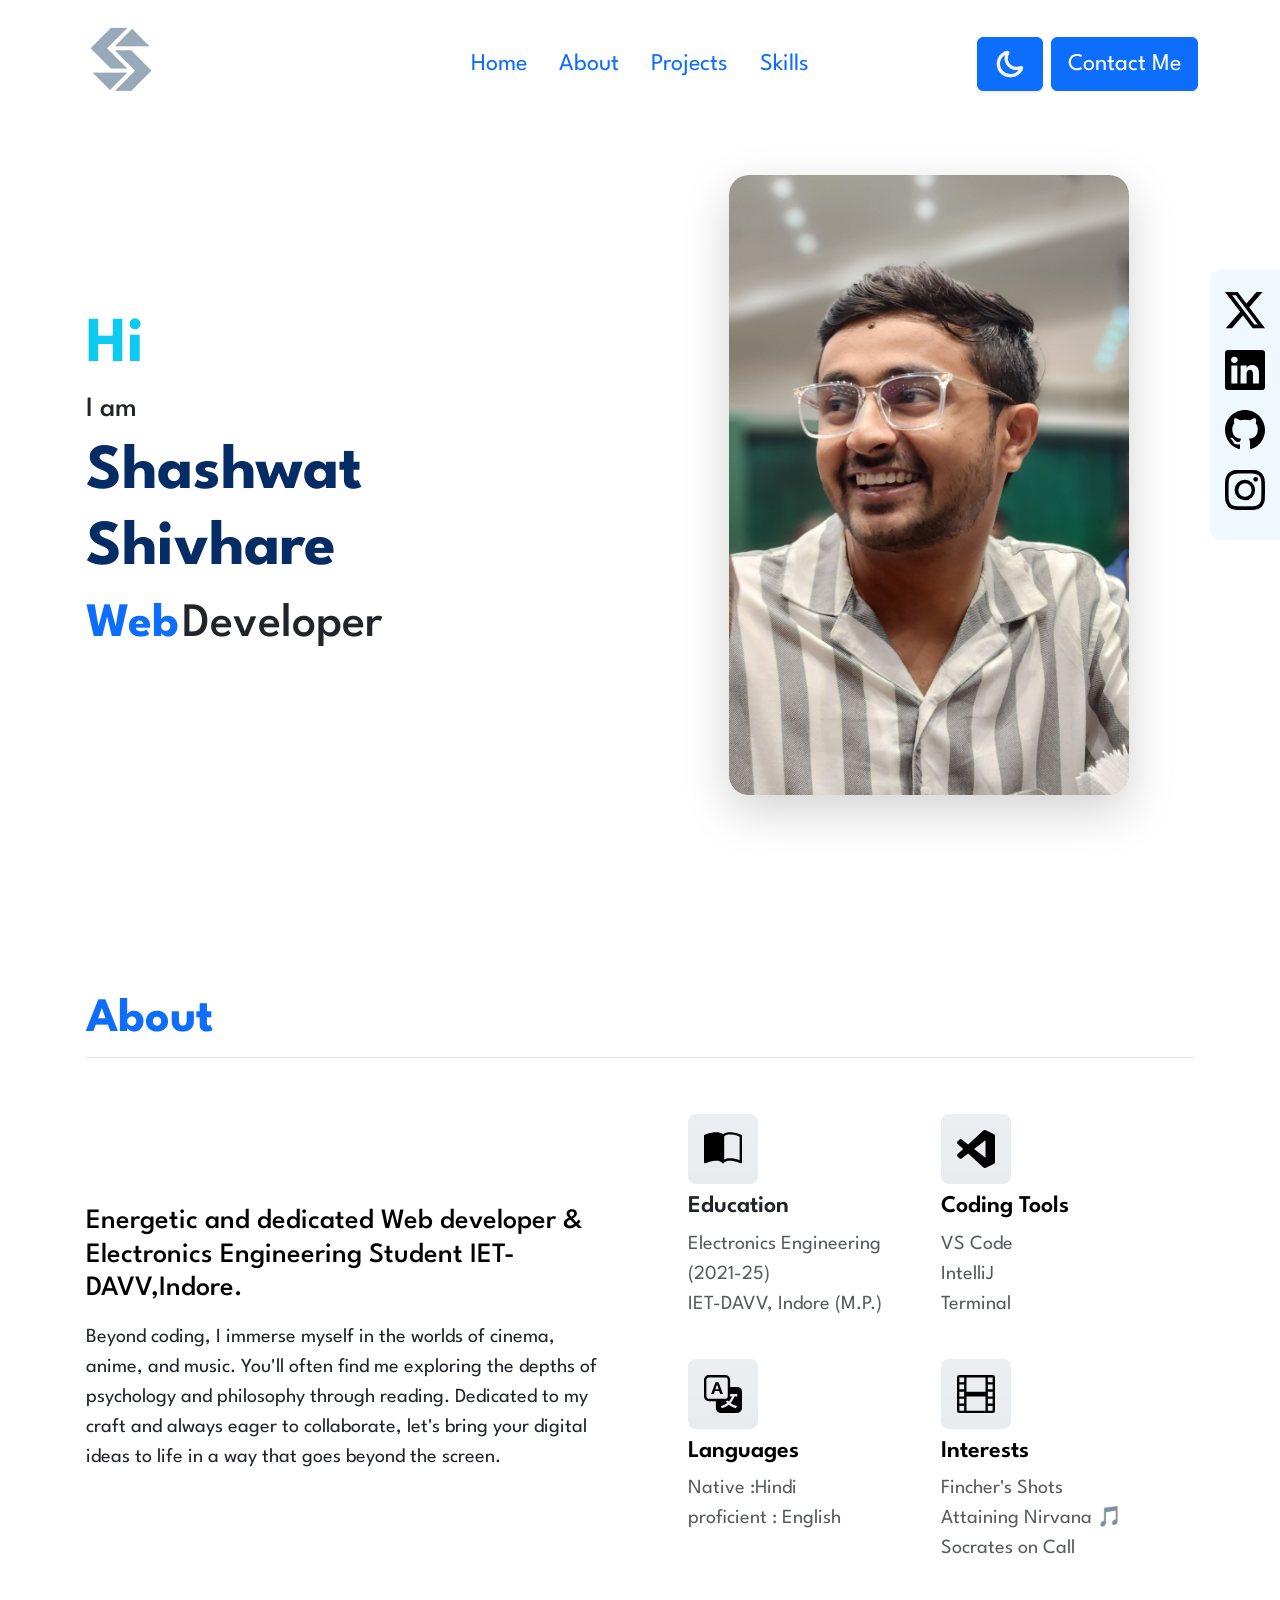
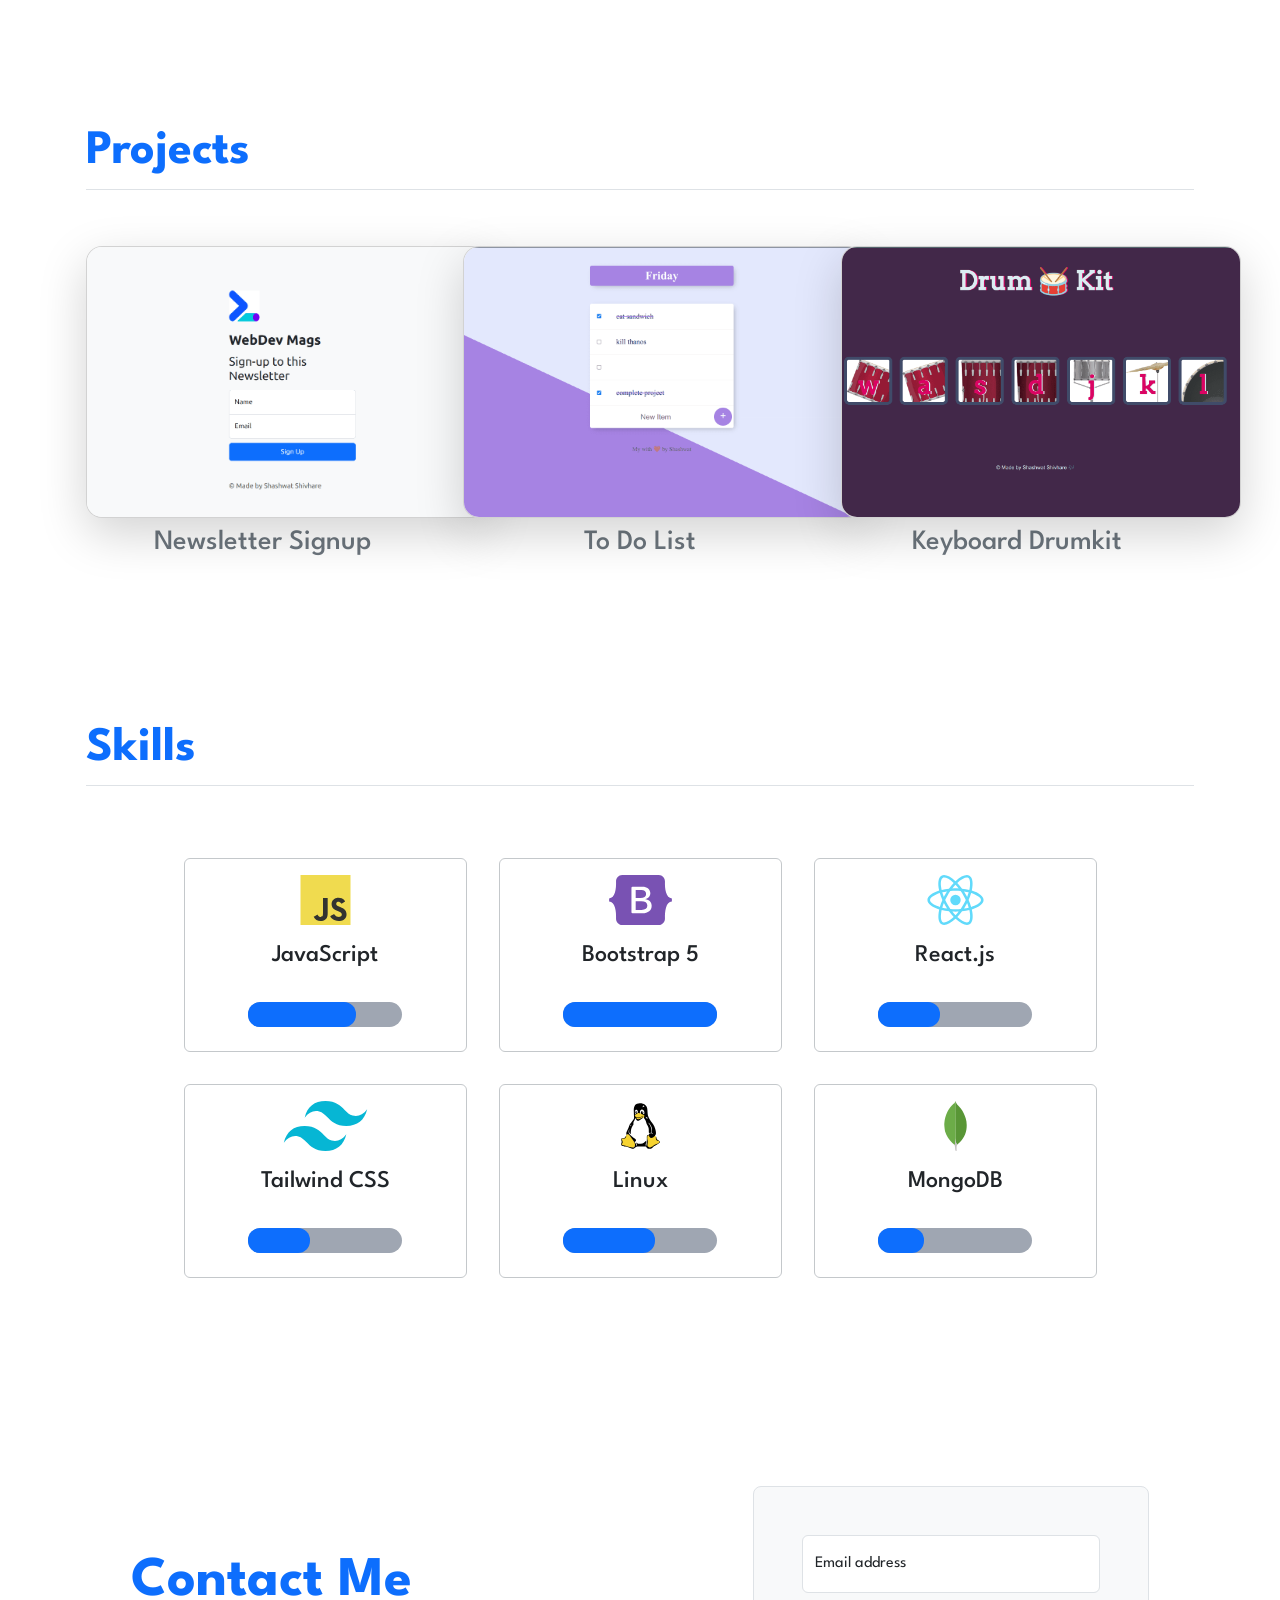
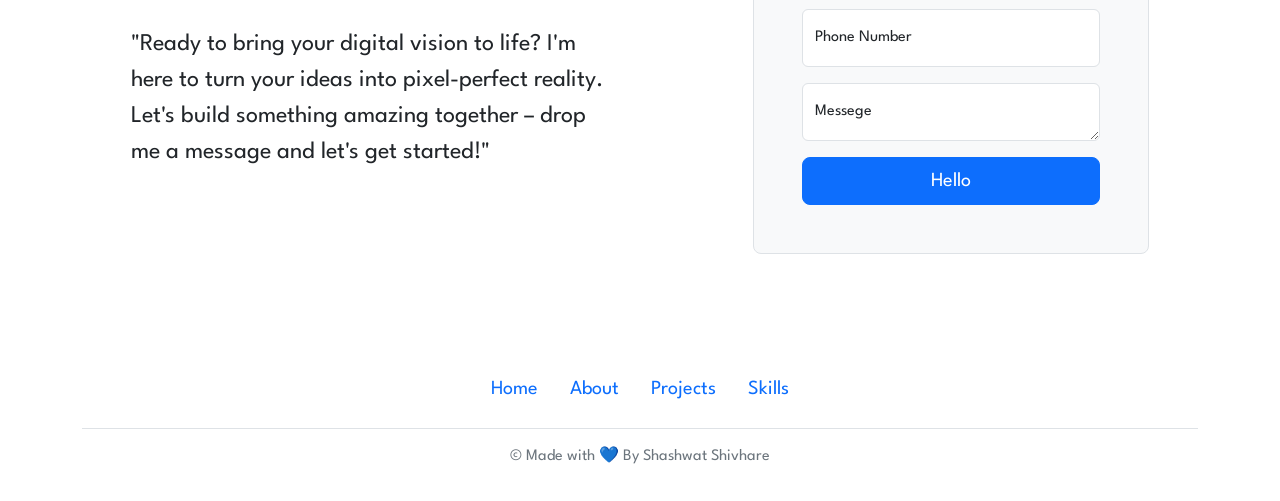
<file: index.html>
<!DOCTYPE html><html lang="en"><head><style></style><meta charset="UTF-8"><meta name="viewport" content="width=device-width,initial-scale=1"><title>Shashwat Shivhare</title><link rel="preconnect" href="https://fonts.googleapis.com"><link rel="preconnect" href="https://fonts.gstatic.com" crossorigin><link href="https://fonts.googleapis.com/css2?family=League+Spartan:wght@400;500&family=Roboto:wght@400;600&display=swap" rel="stylesheet"><link rel="icon" type="x-icon" href="./images/logo.png"><link rel="stylesheet" href="./bootstrap/css/bootstrap.min.css"><link rel="stylesheet" href="style.css"></head><body id="body-color" data-bs-theme="light"><div id="top"><!-- Header --><div class="container"><header class="d-flex flex-wrap align-items-center justify-content-center justify-content-md-between py-4"><div class="col-md-3 mb-2 mb-md-0"><a href="/" class="d-inline-flex logo link-body-emphasis text-decoration-none"><img src="./images/logo.png" alt="logo"></a></div><ul class="nav col-12 col-md-auto justify-content-center mb-md-0"><li class="nav-item"><a href="/" class="nav-link px-3 fs-4 btn scroll-button" data-target=".target-section1">Home</a></li><li><a href="#" class="nav-link btn px-3 fs-4 scroll-button" data-target=".target-section1">About</a></li><li><a href="#" class="nav-link px-3 fs-4 scroll-button" data-target=".target-section2">Projects</a></li><li><a href="#" class="nav-link px-3 fs-4 scroll-button" data-target=".target-section3">Skills</a></li></ul><div class="col-md-3 text-end"><button class="btn btn-primary shadow-sm mx-1" id="colorMode"><img src="./images/dark-theme.png" height="40px" width="40px"></button> <button type="button" class="btn btn-primary fs-4 px-3 py-2 scroll-button" data-target=".target-section4">Contact Me</button></div></header></div><!-- FrontPage --><div id="frontPage" class="container fs-5 px-3"><div class="row flex-lg-row-reverse align-items-center g-5 py-5"><div class="col-10 col-sm-8 col-lg-6"><img src="./images/head.jpg" class="d-block mx-lg-auto profile shadow-lg" width="400px" height=""></div><div class="col-lg-6"><h1><a class="typewrite text-info" data-period="2000" data-type="[ &#34;Hi&#34;,&#34;नमस्ते&#34;, &#34;Hola&#34;,&#34;నమస్కరం&#34; ]"><span class="wrap"></span></a></h1><h3>I am</h3><h1 class="fw-bold text-primary-emphasis">Shashwat Shivhare</h1><h2><a class="typewrite" data-period="2000" data-type="[ &#34;Web&#34;,&#34;Full-Stack&#34;,&#34;MERN&#34; ]"><span class="wrap"></span> </a><span>Developer</span></h2></div></div></div></div><!-- About --><div id="about"><div class="container fs-5 px-3 py-5 target-section target-section1"><h2 class="pb-2 fw-bold border-bottom text-primary">About</h2><div class="row row-cols-1 row-cols-md-2 align-items-md-center g-5 py-5"><div class="col d-flex flex-column align-items-start gap-2"><h3 class="fw-medium text-body-emphasis">Energetic and dedicated Web developer & Electronics Engineering Student IET-DAVV,Indore.</h3><p class="text-dark">Beyond coding, I immerse myself in the worlds of cinema, anime, and music. You'll often find me exploring the depths of psychology and philosophy through reading. Dedicated to my craft and always eager to collaborate, let's bring your digital ideas to life in a way that goes beyond the screen.</p></div><div class="col px-5"><div class="row row-cols-2 row-cols-sm-2 g-4"><div class="col d-flex flex-column gap-2"><img class="bg-body-secondary bg-gradient fs-1 p-3 rounded-3" src="./images/book.svg" height="70px" width="70px" alt=""><h4 class="fw-semibold mb-0 text-dark">Education</h4><p class="text-body-secondary">Electronics Engineering (2021-25)<br>IET-DAVV, Indore (M.P.)</p></div><div class="col d-flex flex-column gap-2"><img class="bg-body-secondary bg-gradient fs-1 p-3 rounded-3" src="./images/vscode.svg" height="70px" width="70px" alt=""><h4 class="fw-semibold mb-0 text-body-emphasis">Coding Tools</h4><p class="text-body-secondary">VS Code<br>IntelliJ<br>Terminal<br></p></div><div class="col d-flex flex-column gap-2"><img class="bg-body-secondary bg-gradient fs-1 p-3 rounded-3" src="./images/language.svg" height="70px" width="70px" alt=""><h4 class="fw-semibold mb-0 text-body-emphasis">Languages</h4><p class="text-body-secondary">Native :Hindi<br>proficient : English<br></p></div><div class="col d-flex flex-column gap-2"><img class="bg-body-secondary bg-gradient fs-1 p-3 rounded-3" src="./images/film.svg" height="70px" width="70px" alt=""><h4 class="fw-semibold mb-0 text-body-emphasis">Interests</h4><p class="text-body-secondary">Fincher's Shots<br>Attaining Nirvana 🎵<br>Socrates on Call<br></p></div></div></div></div></div></div><!-- project --><div id="projects"><div class="container-xl fs-5 px-3 py-5 target-section target-section2"><h2 class="pb-2 fw-bold text-primary border-bottom">Projects</h2><div class="row row-cols-1 row-cols-lg-3 align-items-stretch py-5"><div class="col flipper"><div class="card card-cover overflow-hidden rounded-4 shadow-lg front m-auto"><div><img src="./images/project1.png" class="card-img" width="60%" alt=""></div></div><div class="back d-flex"><div class="justify-content-center align-items-lg-center"><a href="/" class="btn btn-secondary fs-4 mx-4">Visit Website</a></div></div><h3 class="py-2 px-3 text-secondary text-center">Newsletter Signup</h3></div><div class="col flipper"><div class="card card-cover overflow-hidden rounded-4 shadow-lg front m-auto"><img src="./images/project2.png" class="card-img" alt=""></div><div class="back"><a href="/" class="btn btn-secondary fs-4 mx-4">Visit Website</a></div><h3 class="py-2 px-3 text-secondary text-center">To Do List</h3></div><div class="col flipper"><div class="card card-cover overflow-hidden rounded-4 shadow-lg front m-auto"><img src="./images/project3.png" class="card-img" alt=""></div><div class="back"><a href="/" class="btn btn-secondary fs-4 mx-4">Visit Website</a></div><h3 class="py-2 px-3 text-secondary text-center">Keyboard Drumkit</h3></div></div></div></div><!-- Skills --><div id="skills" class="container fs-5 px-3 py-5 target-section target-section3"><h2 class="pb-2 fw-bold text-primary border-bottom">Skills</h2><div class="row py-5 row-cols-3 justify-content-center row-cols-md-4"><div class="d-flex border border-secondary-subtle rounded-2 flex-column mx-3 my-3"><img class="my-3" src="./images/javascript.svg" height="50px" alt=""><h4 class="text-center">JavaScript</h4><progress class="my-4" style="padding:0" max="100" value="70"></progress></div><div class="d-flex border border-secondary-subtle rounded-2 flex-column mx-3 my-3"><img class="my-3" src="./images/bootstrap.svg" height="50px" alt=""><h4 class="text-center">Bootstrap 5</h4><progress class="my-4" style="padding:0" max="100" value="100"></progress></div><div class="d-flex border border-secondary-subtle rounded-2 flex-column mx-3 my-3"><img class="my-3" src="./images/react.svg" height="50px" alt=""><h4 class="text-center">React.js</h4><progress class="my-4" style="padding:0" max="100" value="40"></progress></div><div class="d-flex border border-secondary-subtle rounded-2 flex-column mx-3 my-3"><img class="my-3" src="./images/tailwind.svg" height="50px" alt=""><h4 class="text-center">Tailwind CSS</h4><progress class="my-4" style="padding:0" max="100" value="40"></progress></div><div class="d-flex border border-secondary-subtle rounded-2 flex-column mx-3 my-3"><img class="my-3" src="./images/linux.svg" height="50px" alt=""><h4 class="text-center">Linux</h4><progress class="my-4" style="padding:0" max="100" value="60"></progress></div><div class="d-flex border border-secondary-subtle rounded-2 flex-column mx-3 my-3"><img class="my-3" src="./images/mongodb.svg" height="50px" alt=""><h4 class="text-center">MongoDB</h4><progress class="my-4" style="padding:0" max="100" value="30"></progress></div></div></div><!-- contact-me --><div class="container col-xl-10 col-xxl-8 px-4 py-5"><div class="row align-items-center g-lg-5 py-5"><div class="col-lg-7 text-center text-lg-start"><h2 class="display-4 fw-bold lh-1 text-primary mb-3 target-section target-section4">Contact Me</h2><p class="col-lg-10 fs-4">"Ready to bring your digital vision to life? I'm here to turn your ideas into pixel-perfect reality. Let's build something amazing together – drop me a message and let's get started!"</p></div><div class="col-md-10 mx-auto col-lg-5"><form class="p-4 p-md-5 border rounded-3 bg-body-tertiary"><div class="form-floating mb-3"><input type="email" class="form-control" id="floatingInput" placeholder="name@example.com"> <label for="floatingInput">Email address</label></div><div class="form-floating mb-3"><input type="tel" class="form-control" id="phoneNumber" placeholder="" maxlength="10"> <label for="form-floating">Phone Number</label></div><div class="form-floating mb-3"><textarea class="form-control" id="" rows="10" placeholder=""></textarea> <label class="form-label" for="form-floating">Messege</label></div><button class="w-100 btn btn-lg btn-primary" type="submit">Hello</button></form></div></div></div><!-- Footer --><div id="footer"><div class="container"><footer class="py-3"><ul class="nav justify-content-center border-bottom pb-3 mb-3"><li class="nav-item"><a href="#" class="nav-link fs-5 px-3">Home</a></li><li class="nav-item"><button class="nav-link fs-5 px-3 scroll-button" data-target=".target-section1">About</button></li><li class="nav-item"><button href="#" class="nav-link fs-5 px-3 scroll-button" data-target=".target-section2">Projects</button></li><li class="nav-item"><button href="#" class="nav-link fs-5 px-3 scroll-button" data-target=".target-section3">Skills</button></li></ul><p class="text-center text-secondary">© Made with &#128153; By Shashwat Shivhare</p></footer></div></div><!-- Social  --><div id="fixed-social"><div><a href="https://twitter.com/shashwatshiv" target="_blank" class="fixed-twitter"><img src="./images/twitter-x.svg" height="80%" width="80%" alt="twitter "></a></div><div><a href="https://www.linkedin.com/in/shashwatshiv" class="fixed-linkedin" target="_blank"><img src="./images/linkedin.svg" alt="linkedin" height="80%" width="80%"></a></div><div><a href="https://github.com/shashwatshiv" target="_blank" class="fixed-github"><img src="./images/github.svg" alt="github" height="80%" width="80%"></a></div><div><a href="https://instagram.com/shashwatshiv" target="_blank" class="fixed-instagrem"><img src="./images/instagram.svg" alt="instagram" height="80%" width="80%"></a></div></div><script src="./app.js"></script></body></html>
</file>
<file: style.css>
*{font-family:"League Spartan",sans-serif;margin:0;text-decoration:none}a.typewrite{text-decoration:none;font-weight:700}h1{font-size:4rem}h2{font-size:3rem}img.profile{border-radius:20px}#fixed-social{background-color:#f0f8ff;position:fixed;bottom:40%;right:-10px;padding:10px;border-radius:10px 0 0 10px}#fixed-social a{display:block;height:50px;position:relative;text-align:center;line-height:40px;transition:transform .2s;width:50px;margin:10px 10px 10px 0;z-index:2}#fixed-social a:hover{transform:scale(1.2)}#top{padding-bottom:100px}.card{height:17rem;width:25rem}.card-img{height:100%;width:100%;object-fit:cover}.flipper:hover{transform:rotateY(180deg);cursor:pointer}.flipper,h3{backface-visibility:hidden}.back{backface-visibility:hidden;position:absolute;top:0;left:0;border-radius:10px;transform:rotateY(180deg)}.front{backface-visibility:hidden;z-index:2}.flipper{transition:2s;transform-style:preserve-3d;position:relative}.word{margin:auto;color:#fff}progress{width:60%;display:block;margin:auto;padding:3px;border:0 none;background:#9fa6b2;border-radius:14px}progress::-moz-progress-bar{border-radius:12px;background:#0d6efd}@media screen and (-webkit-min-device-pixel-ratio:0){progress{height:25px}}progress::-webkit-progress-bar{background:0 0}progress::-webkit-progress-value{border-radius:12px;background:#0d6efd}.logo{height:70px}@media only screen and (max-width:799px){#fixed-social{background-color:#f0f8ff;display:flex;position:fixed;align-items:center;justify-content:center;bottom:0;left:10%;right:10%;border-radius:10px 10px 0 0}#fixed-social a{display:block;height:50px;position:relative;text-align:center;transition:transform .2s;width:50px;margin:10px 10px 0 10px;z-index:2}img.profile{width:200px;margin:auto}#frontPage>div>div{margin:0 0 20px 0}header{padding:0}.logo{height:40px}#top{padding:0}.card{height:12rem;width:19rem}}
</file>
